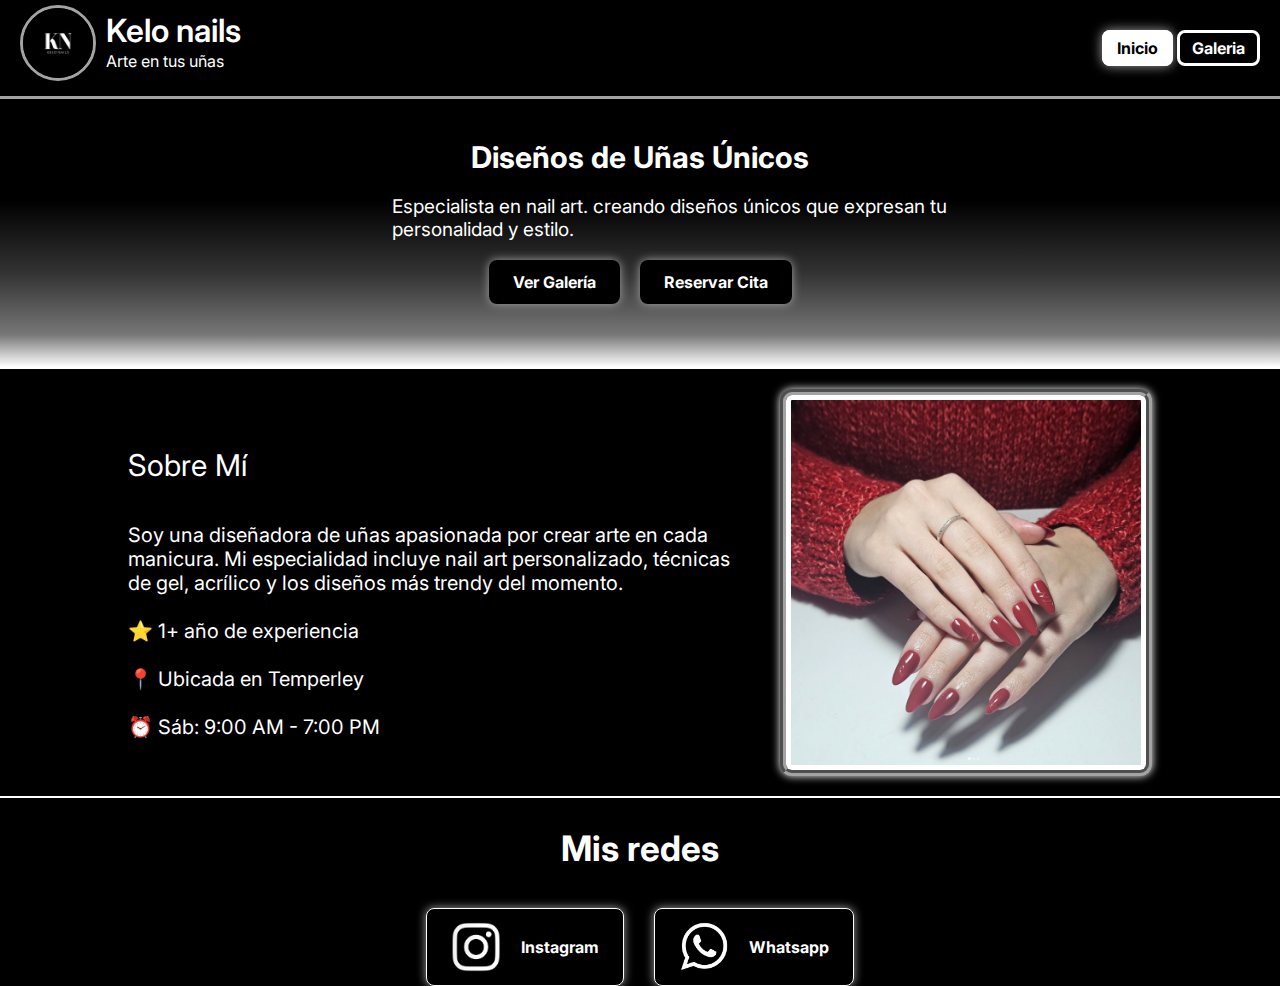
<file: index.html>
<!DOCTYPE html>
<html lang="es-mx">
<head>
    <meta charset="UTF-8">
    <meta name="viewport" content="width=device-width, initial-scale=1.0">
    <title>uñas</title>
    <link rel="stylesheet" href="style.css">
</head>
<body>
    <header class="header">
        <div class="izq-header"> 
            <img class="img-header" src="./imagenes/kelonails.jpg" alt="">
            <div class="texto-header">     
                <h3 class="titulo-header">Kelo nails</h3>
                <p class="contenido-header">Arte en tus uñas</p>
            </div>       
        </div>
        <nav>
            <a class="header-menu-link active" href="index.html">Inicio</a>
            <a class="header-menu-link" href="diseños.html">Galeria</a>
        </nav>
    </header>

    <main class="presentacion">
        <section class="presentacion-contenido">
               <h1 class="titulo-contenido">Diseños de Uñas Únicos</h1>
               <p class="parrafo-presentacion">Especialista en nail art.
                creando diseños únicos que expresan tu personalidad y estilo.</p>
                <div class="botones">
                <a href="diseños.html" class="btn">Ver Galería</a>
                <a href="https://www.instagram.com/direct/t/17847064905278337/" target="_blank" rel="noopener noreferrer" class="btn">Reservar Cita</a>
                </div>
        </section>
        <section class="sobre-mi">
             
             <div class="sobre-mi-texto">
            <h4 class="titulo-sobre">Sobre Mí</h4>
            <p class="parrafo-sobre">Soy una diseñadora de uñas apasionada por crear arte en cada manicura. Mi especialidad incluye nail art personalizado, técnicas de gel, acrílico y los diseños más trendy del momento.<br><br>
                ⭐ 1+ año de experiencia<br><br>
                📍 Ubicada en Temperley<br><br>
                ⏰ Sáb: 9:00 AM - 7:00 PM<br></p>
           </div>
           <img src="./imagenes/sobre-mi.png" alt="imagen de uñas" class="imagen-sobre">
        </section>
      
    </main>

    <footer class="redes">
       
            <h2 class="titulo-redes">Mis redes</h2>
            <div class="botones-redes">

                <a class="btn-red" href="https://www.instagram.com/kelonailss?utm_source=ig_web_button_share_sheet&igsh=ZDNlZDc0MzIxNw==" target="_blank" rel="noopener noreferrer">
                    <img src="./imagenes/instagram.png" alt="icono de instagram" class="icono-red">
                    Instagram
                </a>
                <a href="https://wa.me/5491162983339?text=Hola%20quiero%20más%20info%20sobre%20los%20diseños%20de%20uñas"  target="_blank" rel="noopener noreferrer" class="btn-red"> 
                   <img src="./imagenes/wsp.png" alt="icono de Whastapp" class="icono-red">
                    Whatsapp
                </a>
            </div>
        
    </footer>

</body>
</html>
</file>
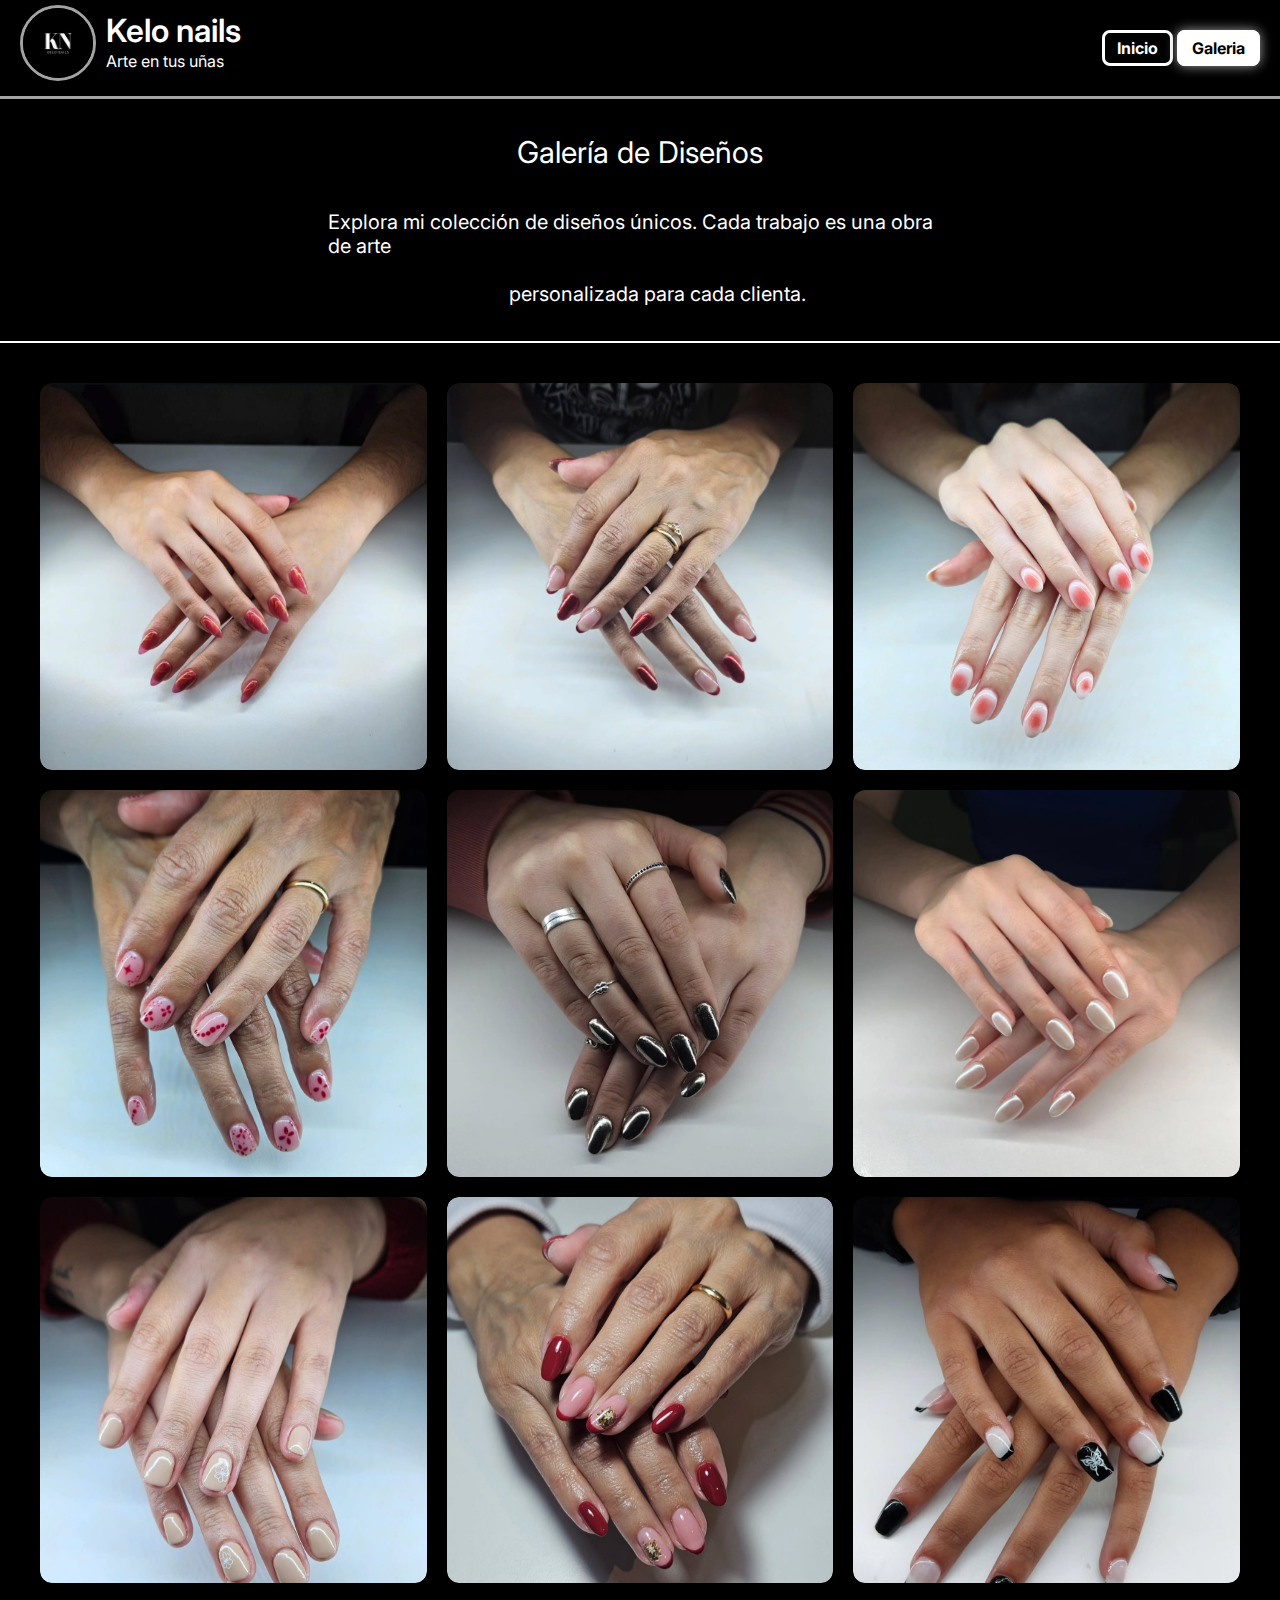
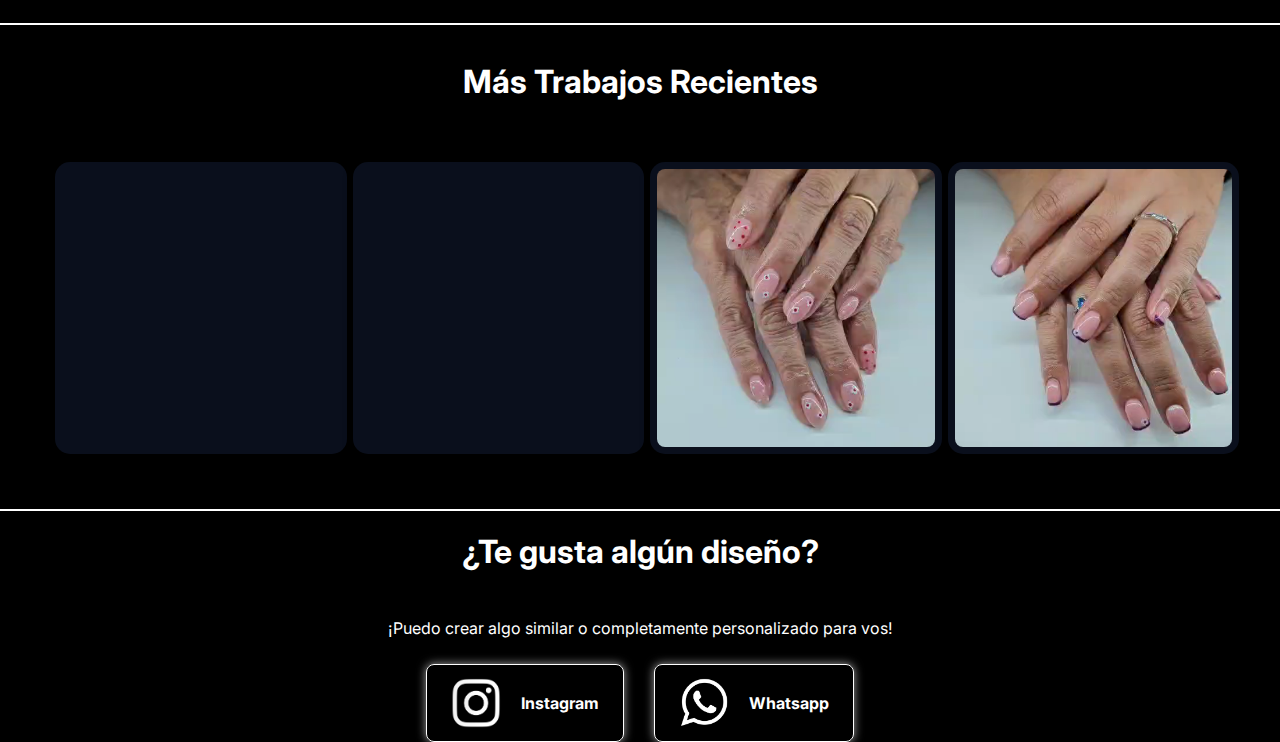
<file: diseños.html>
<!DOCTYPE html>
<html lang="es-mx">
<head>
    <meta charset="UTF-8">
    <meta name="viewport" content="width=device-width, initial-scale=1.0">
    <title>Galeria</title>
    <link rel="stylesheet" href="style.css">
</head>

<body>
     <header class="header">
        <div class="izq-header"> 
            <img class="img-header" src="./imagenes/kelonails.jpg" alt="">
            <div class="texto-header">     
                <h3 class="titulo-header">Kelo nails</h3>
                <p class="contenido-header">Arte en tus uñas</p>
            </div>       
        </div>
        <nav>
            <a class="header-menu-link" href="index.html">Inicio</a>
            <a class="header-menu-link active" href="diseños.html">Galeria</a>
        </nav>
    </header>
   
    <main>
        <section class="presentacion-galeria">
            <h1 class="titulo-sobre">Galería de Diseños</h1>
            <p class="parrafo-galeria">Explora mi colección de diseños únicos. Cada trabajo es una obra de arte <strong class="espacio"> <br> personalizada para cada clienta.</strong></p>
        </section>
        <section class="galeria">
            <div class="card">
                <img src="./imagenes/softjpg.jpg" alt="Diseño de Soft Gel">
                <div class="overlay">
                    <h3>Uñas de gel profesionales</h3>
                    <span>Soft Gel</span>
                </div>
            </div>

            <div class="card">
                <img src="./imagenes/poly.jpg" alt="Diseño de Poly Gel">
                <div class="overlay">
                    <h3>Estilo elegante</h3>
                    <span>Poly Gel</span>
                </div>
            </div>

            <div class="card">
                <img src="./imagenes/semi.jpg" alt="Diseño de Semipermanente">
                <div class="overlay">
                    <h3>Decoración con Aura</h3>
                    <span>Semipermanente</span>
                </div>
            </div>
            <div class="card">
                <img src="./imagenes/fullnailartjpg.jpg" alt="Diseño de Arte">
                <div class="overlay">
                    <h3>Uñas de diseño personalizado</h3>
                    <span>Full Nail Art</span>
                </div>
            </div>
            <div class="card">
                <img src="./imagenes/semicapping.jpg" alt="Diseño de semipermanente">
                <div class="overlay">
                    <h3>Diseños con Brillos y Glitter</h3>
                    <span>Capping</span>
                </div>
            </div>
            
            <div class="card">
                <img src="./imagenes/polygel.jpg" alt="Diseño de Poly Gel">
                <div class="overlay">
                    <h3>Manicura Clásica Elegante</h3>
                    <span>Poly Gel</span>
                </div>
            </div>
            <div class="card">
                <img src="./imagenes/capping.jpg" alt="Diseño de capping">
                <div class="overlay">
                    <h3>Uñas Nude Style</h3>
                    <span>Capping</span>
                </div>
            </div>
            <div class="card">
                <img src="./imagenes/semijpg.jpg" alt="Diseño de Semipermanente">
                <div class="overlay">
                    <h3>Uñas de Semipermanente</h3>
                    <span>Semipermanente</span>
                </div>
            </div>
            <div class="card">
                <img src="./imagenes/art.jpg" alt="Diseño de Art">
                <div class="overlay">
                    <h3>Diseño Moderno</h3>
                    <span>Full Nail Art</span>
                </div>
            </div>
        </section>
        <section class="recientes">
            <h1>Más Trabajos Recientes</h1>
            <section class="galeria-reciente">
                <!-- Video  -->
                <div class="image-container">
                    <video autoplay loop muted playsinline>
                    <source src="./imagenes/video1.mp4" type="video/mp4">
                    Tu navegador no soporta videos.
                    </video>
                    
                </div>
                <div class="image-container">
                    <video autoplay loop muted playsinline>
                    <source src="./imagenes/video2.mp4" type="video/mp4">
                    Tu navegador no soporta videos.
                    </video>
                   
                </div>
                <div class="image-container">
                    <video autoplay loop muted playsinline>
                    <source src="./imagenes/video3.mp4" type="video/mp4">
                    Tu navegador no soporta videos.
                    </video>
                    
                </div>
                <div class="image-container">
                    <video autoplay loop muted playsinline>
                    <source src="./imagenes/video4.mp4" type="video/mp4">
                    Tu navegador no soporta videos.
                    </video>
                    
                </div>
            </section>
        </section>
    </main>
    <footer class="redes">
        <h1>¿Te gusta algún diseño?</h1>
        <p>¡Puedo crear algo similar o completamente personalizado para vos!</p>
        <div class="botones-redes">

                <a class="btn-red" href="https://www.instagram.com/kelonailss?utm_source=ig_web_button_share_sheet&igsh=ZDNlZDc0MzIxNw==" target="_blank" rel="noopener noreferrer">
                    <img src="./imagenes/instagram.png" alt="icono de instagram" class="icono-red">
                    Instagram
                </a>
                <a href="https://wa.me/5491162983339?text=Hola%20quiero%20más%20info%20sobre%20los%20diseños%20de%20uñas"  target="_blank" rel="noopener noreferrer" class="btn-red"> 
                   <img src="./imagenes/wsp.png" alt="icono de Whastapp" class="icono-red">
                    Whatsapp
                </a>
            </div>
    </footer>
</body>

</html>
</file>
<file: style.css>
@import url('https://fonts.googleapis.com/css2?family=Inter:ital,opsz,wght@0,14..32,100..900;1,14..32,100..900&family=Krona+One&family=Montserrat:ital,wght@0,100..900;1,100..900&display=swap');
:root{
    --color-primario:#000000;
    --color-secundario:#fff ;
    --color-terciario:#404040;
    --color-cuarto:#a3a3a3;
    --fuente-inter:"Inter", sans-serif;
    --fuente-montserrat:"Montserrat", sans-serif;
    --fuente-krona-one:"Krona One", sans-serif;
}
.header{
  border-bottom: solid var(--color-cuarto);
  display: flex;
  align-items: center;
  gap: 15px;   
  box-sizing: border-box;
  justify-content: space-between;
  width: 100%; 
  font-family: var(--fuente-inter);
  padding: 0 20px; /* 🔹 CAMBIO: padding más flexible */
  flex-wrap: wrap  /*NUEVO: si no entra todo en móvil, que baje a la siguiente línea*/
}

.img-header{
    border: solid var(--color-cuarto);
    display: flex;
    align-items: center;
    border-radius: 100%;
    width: 70px;    /* 🔹 CAMBIO: más chico en móvil */
    max-width: 50%;
    margin-top: 5px;
    height: auto;
}

.izq-header{
    display: flex;
    align-items: center;
    justify-content: center;
    margin-bottom: 15px;
    flex-direction: row;
    gap: 10px; /* espacio entre logo y título */
}
.texto-header{
    display: flex;
    flex-direction: column;
}
.titulo-header{
    margin: 0;            /* elimina el margen superior e inferior */
    font-size: 2rem;      /* opcional: ajusta tamaño */
    
    font-weight: 600;
}
.contenido-header{
  margin: 0;            /* elimina el margen */
  margin-top: 1px;     /* dejá un espacio mínimo entre título y texto */
  font-size: 1rem;
}

.header-menu-link{
    padding: 5px 12px;
    border-radius: 8px;
    border: solid var(--color-secundario);
    background: var(--color-primario);
    font-weight: bold;
    cursor: pointer;
    color: var(--color-secundario);
    text-decoration: none;
    transition: 0.6s;
    
}
.header-menu-link:hover{
    background-color: var(--color-terciario);
}
nav a.active {
  background-color: white;
  color: black;   /* para que se lea bien el texto */
  font-weight: bold;         /* Letras en negrita para resaltar visualmente el link */
  box-shadow: 0 0 12px var(--color-cuarto); /* Sombra externa gris: crea un efecto de resplandor alrededor */

}
body{
    margin: 0;
    padding: 0;
    background-size: cover;
    background-color: var(--color-primario);
    color: var(--color-secundario);
    justify-content: space-between;
    box-sizing: border-box;
    width: 100%;
    max-width: 100vw;
    overflow-x: hidden;
    min-height: 100vh; /* Asegura que el cuerpo tenga al menos el alto de la pantalla */
    overflow-y: auto;  /* Permite el scroll vertical */

}
.presentacion-contenido{
    width: 100%;  /* 🔹 CAMBIO: antes 100vw */
    /* Ocupa todo el ancho de la ventana */
    border-bottom: 2px solid var(--color-secundario);
    /* Borde visible */
    padding: 20px;
    /* Espacio interno */
    box-sizing: border-box;
    background: linear-gradient(to bottom, #000000 38%, #333333 65%, #777777 88%, #ffffff 100%);
    color: var(--color-secundario);
    /* Cambiá según el contraste que quieras */
    font-family: var(--fuente-inter);
    font-size: 1rem; /* 🔹 CAMBIO: en rem para escalar según dispositivo */
    min-height: 30vh;
    text-align: center; /* 🔹 NUEVO: centrado en móvil */
}
.titulo-contenido{
    color: var(--color-secundario);
    align-self: center; /* Centra solo este div */
    text-align: center;
    font-size: 30px;

}

.parrafo-presentacion{
    /*margin:  auto; /* 🔹 CAMBIO: centrado automático */
    max-width: 600px; /* 🔹 NUEVO: para que no se haga ancho infinito */
   align-self: flex-start;     /* Lo saca del centro */
  margin-left: 30%;           /* Lo empuja hacia la derecha */
  max-width: 50%;             /* Para que no se desborde */
  text-align: left;
font-size: 19px;

}
.botones {
  display: flex;
  gap: 20px;
  justify-content: center;
}
.btn {
  background: var(--color-primario);
  color: var(--color-secundario);
  padding: 12px 24px;
  border-radius: 8px;
  text-decoration: none;
  font-weight: bold;
  box-shadow: 0 0 10px var(--color-cuarto);
  transition: transform 0.2s ease;
}

.btn:hover {
  transform: scale(1.05);
}

.sobre-mi{
   display: flex;
   justify-content: center;
   align-items: center;
   gap: 2rem;
   width: 100vw;
   border-bottom: 2px solid var(--color-secundario);
   padding: 20px; /* Espacio interno */
    box-sizing: border-box;
    font-family: var(--fuente-inter);
}
.titulo-sobre{
  font-size: 30px;
  font-weight: 400;
}
.imagen-sobre {
  width: 350px;   /* achicás el tamaño */
  height: auto;
  
  border: 6px groove var(--color-cuarto);       /* borde blanco */
  border-radius: 12px; /* esquinas redondeadas */
  box-shadow: 0 0 8px var(--color-secundario);     /* sombra gris clara */
 background-color: #fff;     /* opcional, relleno blanco */
  padding: 5px;                 /* opcional, espacio interno */
   
}
.sobre-mi-texto{
  font-size: 20px;
 max-width: 50%;    
}
.redes{
  font-family: var(--fuente-inter);
  display: flex;
    
  flex-direction: column;
  align-items: center;     /* Centra horizontalmente */
  gap: 10px;               /* Espacio entre título y botón */

}
.titulo-redes{
  font-size: 35px;
}
.botones-redes {
  display: flex;
  gap: 30px; /* Espacio entre botones */
  justify-content: center;
  flex-wrap: wrap; /* Por si en móvil se necesita que bajen */
}
.btn-red {
  display: flex;
  align-items: center;
  gap: 10px;
  background-color: transparent;
  border: 1px solid var(--color-secundario);
  padding: 12px 24px;
  border-radius: 8px;
  color: var(--color-secundario);
  text-decoration: none;
  font-weight: bold;
  box-shadow: 0 0 10px var(--color-cuarto);
  transition: transform 0.3s ease, background-color 0.3s ease;
}

.btn-red:hover {
  transform: scale(1.05);
  background-color: #7d7d7c;
  color: var(--color-primario);
}
.icono-red{
  
  width: 50px;
  height: auto;
  margin-right: 10px;

}
/*  2DA PAGINA GALERIA*/
.presentacion-galeria{
  display: flex;
  justify-content: center;
  align-items: center;
  width: 100vw;
  border-bottom: 2px solid var(--color-secundario);
  padding: 15px;
  /* Espacio interno */
  box-sizing: border-box;
  font-family: var(--fuente-inter);
  flex-direction: column;
}
.parrafo-galeria{
  font-size: 20px;
 max-width: 50%;  
}
.espacio{
  display: flex;
  font-size: 20px;
  max-width: 50%;
  margin-left: 29%;   
  font-weight:400;
}
.galeria {
  display: grid;
   grid-template-columns: repeat(3, minmax(250px, 1fr)); 
  /* 🔹 CAMBIO: antes era repeat(3,1fr) → ahora se adapta automático */
  gap: 20px;
  padding: 40px;
}

.card {
    position: relative; 
    width: 100%; /* 🔹 CAMBIO: ocupa el espacio de la columna */
    aspect-ratio: 1 / 1;       /* mantiene el cuadrado (1:1) */
    overflow: hidden;          /* recorta lo que sobresale */
    border-radius: 12px;
    box-shadow: 0 4px 10px rgba(0,0,0,0.4);
    transition: box-shadow 0.3s ease;
}
.card img {
  width: 100%;
  height: 100%; 
  object-fit: cover; /* recorta sin deformar */
  display: block;
  border-radius: 12px;
  transition: transform 0.4s ease;
}

/* Efecto zoom en la imagen */
.card:hover img {
  transform: scale(1.1);
}
/* Overlay de texto */
.overlay {
  position: absolute;
  top: 0;
  left: 0;
  width: 100%;
  height: 100%;
  background: rgba(0, 0, 0, 0.6);
  color: white;
  display: flex;
  flex-direction: column;
  align-items: center;
  justify-content: center;
  opacity: 0;
  transition: opacity 0.4s ease;
  border-radius: 12px;
  text-align: center;
  padding: 15px;
  font-family: var(--fuente-inter);
}

.card:hover .overlay {
  opacity: 1;
  
}
.card:hover{
  box-shadow: 0 0 20px var(--color-secundario);
}
.overlay h3 {
  font-size: 1.2rem;
  margin-bottom: 8px;
}

.overlay span {
  background: white;
  color: black;
  padding: 5px 12px;
  border-radius: 20px;
  font-size: 0.9rem;
}

.recientes{
  display: flex;
  justify-content: center;
  align-items: center;
  width: 100vw;
  border-bottom: 2px solid var(--color-secundario);
  border-top: 2px solid var(--color-secundario);
  padding: 15px;
  /* Espacio interno */
  box-sizing: border-box;
  font-family: var(--fuente-inter);
  flex-direction: column;
}
.galeria-reciente{
  display: grid;
 grid-template-columns: repeat(4, minmax(220px, 1fr)); /*tengo q poner en el media que si es mas chico que 1000px se haga de a 2 o autofit*/
  /* 🔹 CAMBIO: se adapta automático */
  gap: 20px;
  padding: 40px;
  
}
.image-container{
   width: 100%; /* 🔹 CAMBIO: ocupa ancho de columna */
   
   aspect-ratio: 1 / 1;
   /* mantiene el cuadrado (1:1) */
   overflow: hidden;
    height: auto; /* 🔹 CAMBIO: que lo controle el aspect-ratio */
   background-color: #0a0f1c;
   /* fondo oscuro como en la imagen */
   border-radius: 15px;
   /* bordes redondeados */
   box-shadow: 0 4px 10px rgba(0, 0, 0, 0.5);
   /* sombra suave */
   padding: 7px;
   /* espacio interno entre borde y la imagen */
    max-width: 400px; /* 🔹 NUEVO: evita que se estire demasiado en pantallas grandes */
    margin: 0 auto; /* 🔹 NUEVO: centrar */
}
.image-container video {
  width: 100%;
  height: 100%;
  object-fit: cover; /* mantiene el recorte igual que con las imágenes */
  display: block;
  border-radius: 8px;
}
/* ---------- RESPONSIVE MEDIA QUERIES ---------- */
@media (max-width: 768px) {  /* 🔹 NUEVO: tablets y celulares */
  .titulo-header{
    font-size: 1.5rem;  /* texto más chico */
  }
  .titulo-contenido{
    font-size: 1.8rem;
  }
  .parrafo-presentacion{
    font-size: 1rem;
    padding: 0 10px;
  }
  .sobre-mi{
    flex-direction: column; /* 🔹 CAMBIO: texto e imagen apilados en móvil */
    text-align: center;
  }
  .sobre-mi-texto{
    max-width: 90%;
  }
  .imagen-sobre {
    width: 80%; /* 🔹 CAMBIO: más flexible en móvil */
    max-width: 300px;
  }
  .botones-redes{
    flex-direction: column; /* 🔹 CAMBIO: botones apilados en móvil */
    gap: 15px;
  }
  .galeria-reciente{
     grid-template-columns: repeat(2, minmax(220px, 1fr));
  }
  .galeria{
    grid-template-columns: repeat(autofit, minmax(220px, 1fr));
  }
}

@media (max-width: 480px) { /* 🔹 NUEVO: celulares chicos */
  .header{
    flex-direction: column;
    text-align: center;
    gap: 10px;
  }
  nav{
    display: flex;
    flex-wrap: wrap;
    justify-content: center;
    gap: 10px;
  }
  .img-header{
    width: 60px;
  }
  .galeria{
    grid-template-columns: repeat(autofit, minmax(220px, 1fr));
  }
  .galeria-reciente{
     grid-template-columns: repeat(2, minmax(220px, 1fr));
  }

}
</file>
